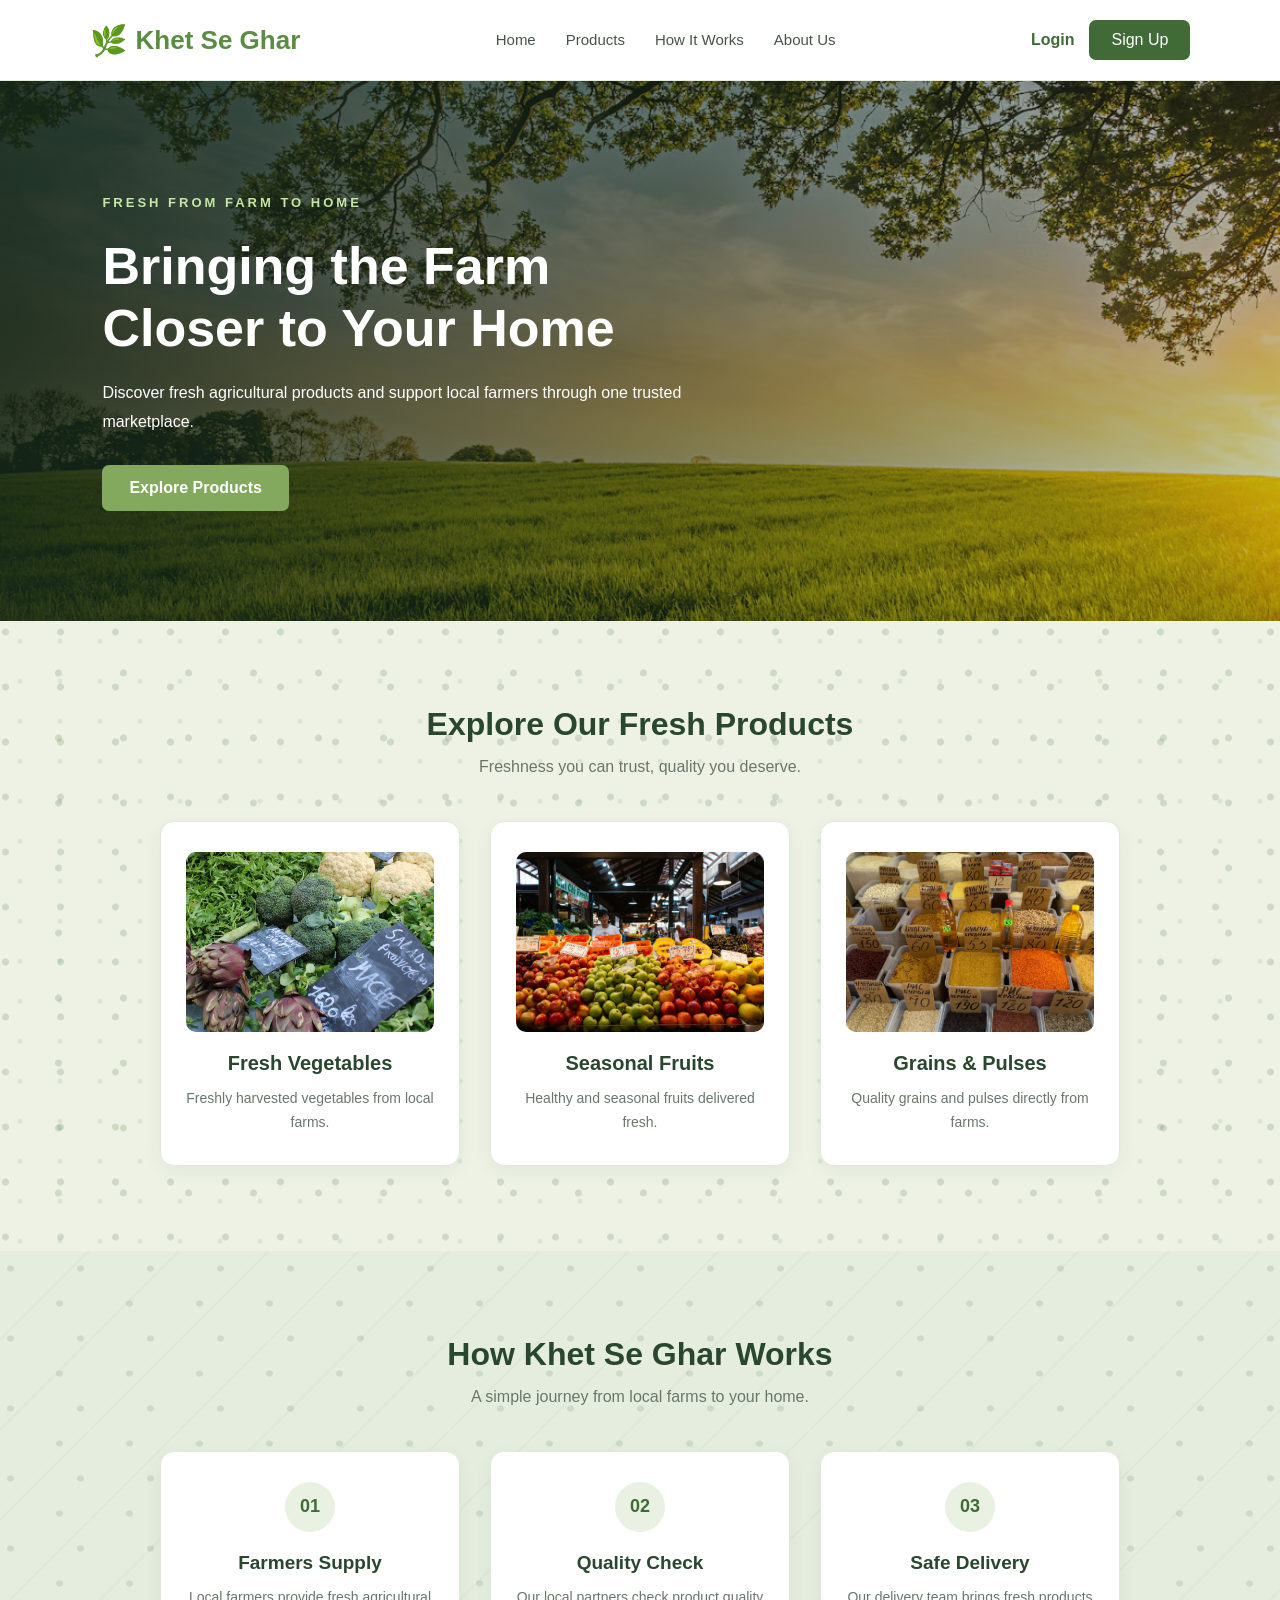
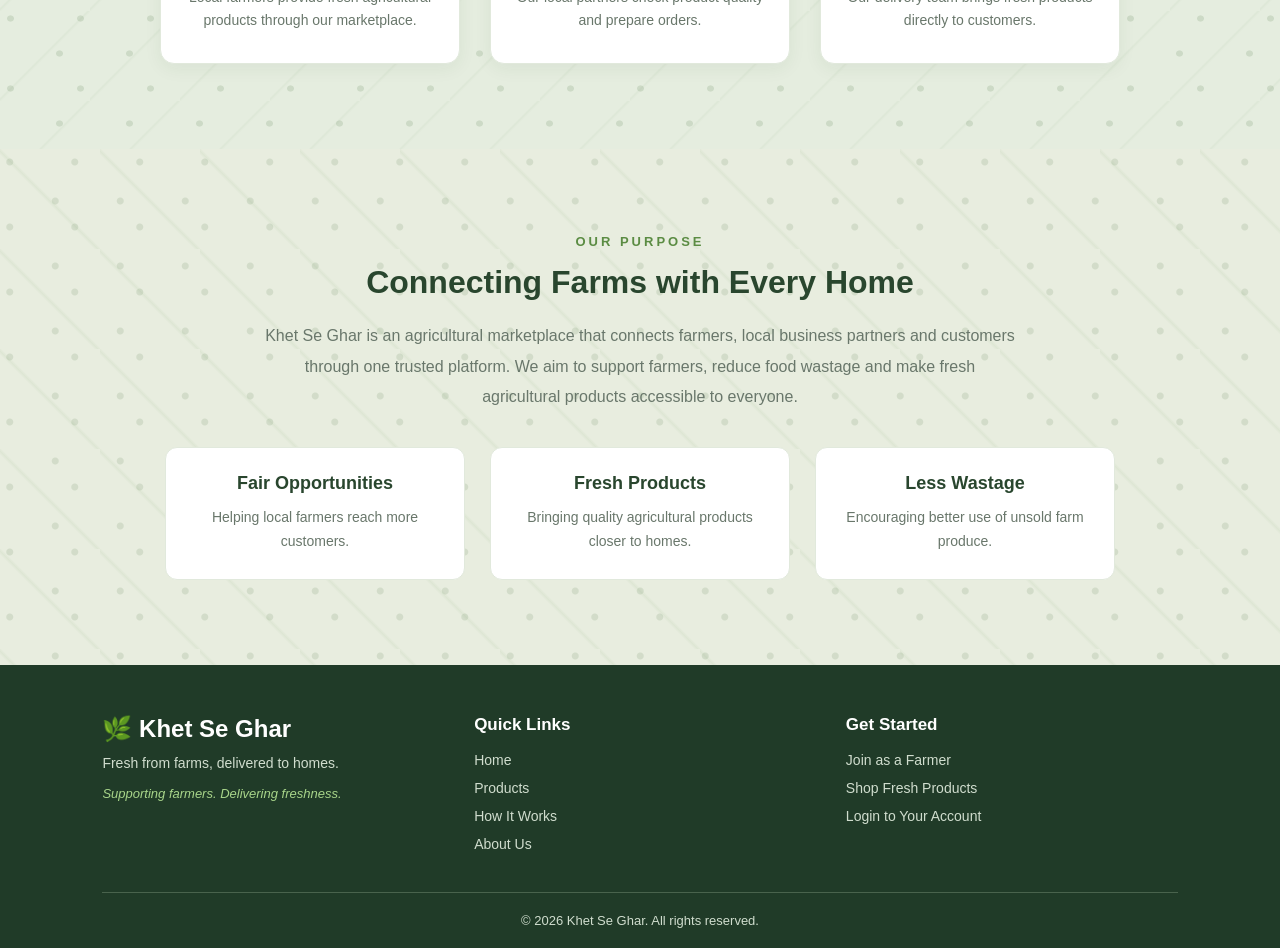
<file: frontend/index.html>
<!DOCTYPE html>
<html lang="en">
<head>
    <meta charset="UTF-8">
    <meta name="viewport" content="width=device-width, initial-scale=1.0">
    <title>Khet Se Ghar | Farm Fresh Marketplace</title>

    <link rel="stylesheet" href="css/style.css">
</head>
<body>

    <!-- Navigation Bar -->
    <header>
        <nav class="navbar">
           <div class="logo">
    <span class="logo-icon">🌿</span>
    <span class="logo-name">Khet Se Ghar</span>
</div>
            <ul class="nav-links">
                <li><a href="#home">Home</a></li>
                <li><a href="#products">Products</a></li>
                <li><a href="#how-it-works">How It Works</a></li>
                <li><a href="#about">About Us</a></li>
            </ul>

            <div class="nav-buttons">
                <a href="login.html" class="login-btn">Login</a>
                <a href="signup.html" class="signup-btn">Sign Up</a>
            </div>
        </nav>
    </header>

    <!-- Homepage Content -->
    <main>
        <section id="home" class="hero">
            <div class="hero-content">
                <p>FRESH FROM FARM TO HOME</p>
                <h1>Bringing the Farm <br> Closer to Your Home</h1>
                <p>
                    Discover fresh agricultural products and support
                    local farmers through one trusted marketplace.
                </p>
                <a href="#products" class="explore-btn">Explore Products</a>
            </div>
        </section>

       <section id="products" class="products-section">
    <h2>Explore Our Fresh Products</h2>
    <p>Freshness you can trust, quality you deserve.</p>

    <div class="product-container">

    <div class="product-card">
        <div class="product-image">
            <img src="images/vegetables.jpg" alt="Fresh Vegetables">
        </div>
        <h3>Fresh Vegetables</h3>
        <p>Freshly harvested vegetables from local farms.</p>
    </div>

    <div class="product-card">
        <div class="product-image">
            <img src="images/fruits.jpg" alt="Fresh Fruits">
        </div>
        <h3>Seasonal Fruits</h3>
        <p>Healthy and seasonal fruits delivered fresh.</p>
    </div>

    <div class="product-card">
        <div class="product-image">
            <img src="images/grains.jpg" alt="Grains and Pulses">
        </div>
        <h3>Grains & Pulses</h3>
        <p>Quality grains and pulses directly from farms.</p>
    </div>

</div>
</section>

        <section id="how-it-works" class="how-section">
    <h2>How Khet Se Ghar Works</h2>
    <p class="section-subtitle">A simple journey from local farms to your home.</p>

    <div class="steps-container">

        <div class="step-card">
            <div class="step-number">01</div>
            <h3>Farmers Supply</h3>
            <p>Local farmers provide fresh agricultural products through our marketplace.</p>
        </div>

        <div class="step-card">
            <div class="step-number">02</div>
            <h3>Quality Check</h3>
            <p>Our local partners check product quality and prepare orders.</p>
        </div>

        <div class="step-card">
            <div class="step-number">03</div>
            <h3>Safe Delivery</h3>
            <p>Our delivery team brings fresh products directly to customers.</p>
        </div>

    </div>
</section>

        <section id="about" class="about-section">
    <div class="about-content">
        <p class="about-label">OUR PURPOSE</p>
        <h2>Connecting Farms with Every Home</h2>

        <p class="about-description">
            Khet Se Ghar is an agricultural marketplace that connects
            farmers, local business partners and customers through one
            trusted platform. We aim to support farmers, reduce food
            wastage and make fresh agricultural products accessible
            to everyone.
        </p>

        <div class="about-highlights">
            <div>
                <h3>Fair Opportunities</h3>
                <p>Helping local farmers reach more customers.</p>
            </div>

            <div>
                <h3>Fresh Products</h3>
                <p>Bringing quality agricultural products closer to homes.</p>
            </div>

            <div>
                <h3>Less Wastage</h3>
                <p>Encouraging better use of unsold farm produce.</p>
            </div>
        </div>
    </div>
</section>
    </main>

    <!-- Footer -->
    <footer class="main-footer">
   <div class="footer-content">

    <div class="footer-brand">
        <h2>🌿 Khet Se Ghar</h2>
        <p>Fresh from farms, delivered to homes.</p>
        <p class="footer-tagline">
            Supporting farmers. Delivering freshness.
        </p>
    </div>

    <div class="footer-links">
        <h3>Quick Links</h3>
        <a href="#home">Home</a>
        <a href="#products">Products</a>
        <a href="#how-it-works">How It Works</a>
        <a href="#about">About Us</a>
    </div>

    <div class="footer-links">
        <h3>Get Started</h3>
        <a href="signup.html">Join as a Farmer</a>
        <a href="signup.html">Shop Fresh Products</a>
        <a href="login.html">Login to Your Account</a>
    </div>

</div>
    </div>

    <div class="footer-bottom">
        <p>© 2026 Khet Se Ghar. All rights reserved.</p>
    </div>
</footer>

</body>
</html>
</file>
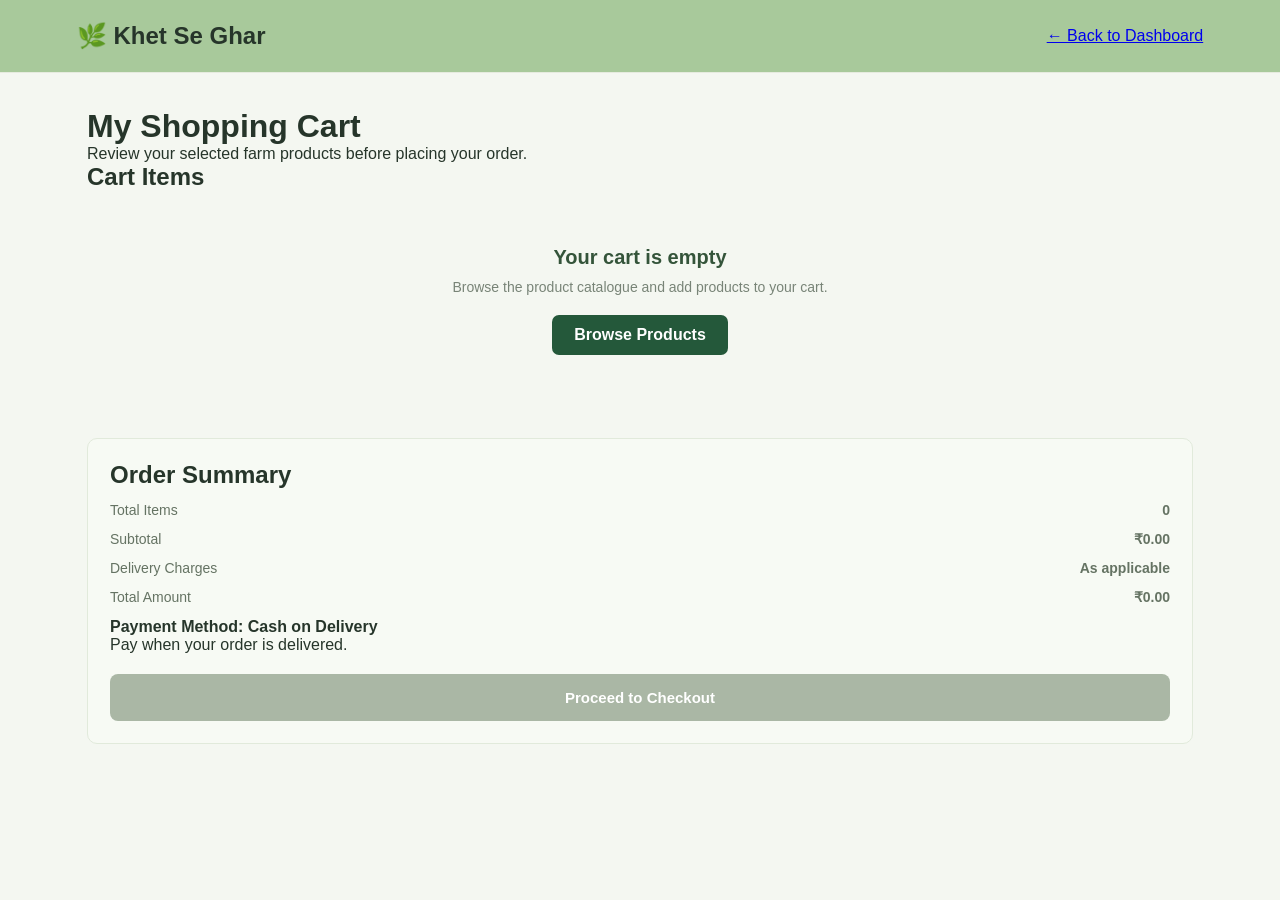
<file: frontend/business_cart.html>
<!DOCTYPE html>
<html lang="en">
<head>
    <meta charset="UTF-8">
    <meta name="viewport" content="width=device-width, initial-scale=1.0">
    <title>My Cart | Khet Se Ghar</title>

    <link rel="stylesheet" href="css/style.css">
    <link rel="stylesheet" href="css/business_cart.css">
    
</head>

<body>

    <header class="cart-header">
        <h2>🌿 Khet Se Ghar</h2>
        <a href="business_dashboard.html">← Back to Dashboard</a>
    </header>

    <main class="cart-container">

        <div class="page-heading">
            <h1>My Shopping Cart</h1>
            <p>Review your selected farm products before placing your order.</p>
        </div>

        <div class="cart-layout">

            <section class="cart-products">
                <h2>Cart Items</h2>

                <div id="cart-content"></div>
            </section>

            <aside class="order-summary">

                <h2>Order Summary</h2>

                <div class="summary-row">
                    <span>Total Items</span>
                    <strong id="cart-item-count">0</strong>
                </div>

                <div class="summary-row">
                    <span>Subtotal</span>
                    <strong id="cart-subtotal">₹0.00</strong>
                </div>

                <div class="summary-row">
                    <span>Delivery Charges</span>
                    <strong>As applicable</strong>
                </div>

                <div class="summary-row summary-total">
                    <span>Total Amount</span>
                    <strong id="cart-grand-total">₹0.00</strong>
                </div>

                <div class="payment-info">
                    <strong>Payment Method: Cash on Delivery</strong>
                    <p>Pay when your order is delivered.</p>
                </div>

                <button
                    type="button"
                    id="business-checkout-btn"
                    class="checkout-btn"
                    disabled
                >
                    Proceed to Checkout
                </button>

            </aside>

        </div>

    </main>

   <script src="js/business_cart.js"></script>

</body>
</html>
</file>
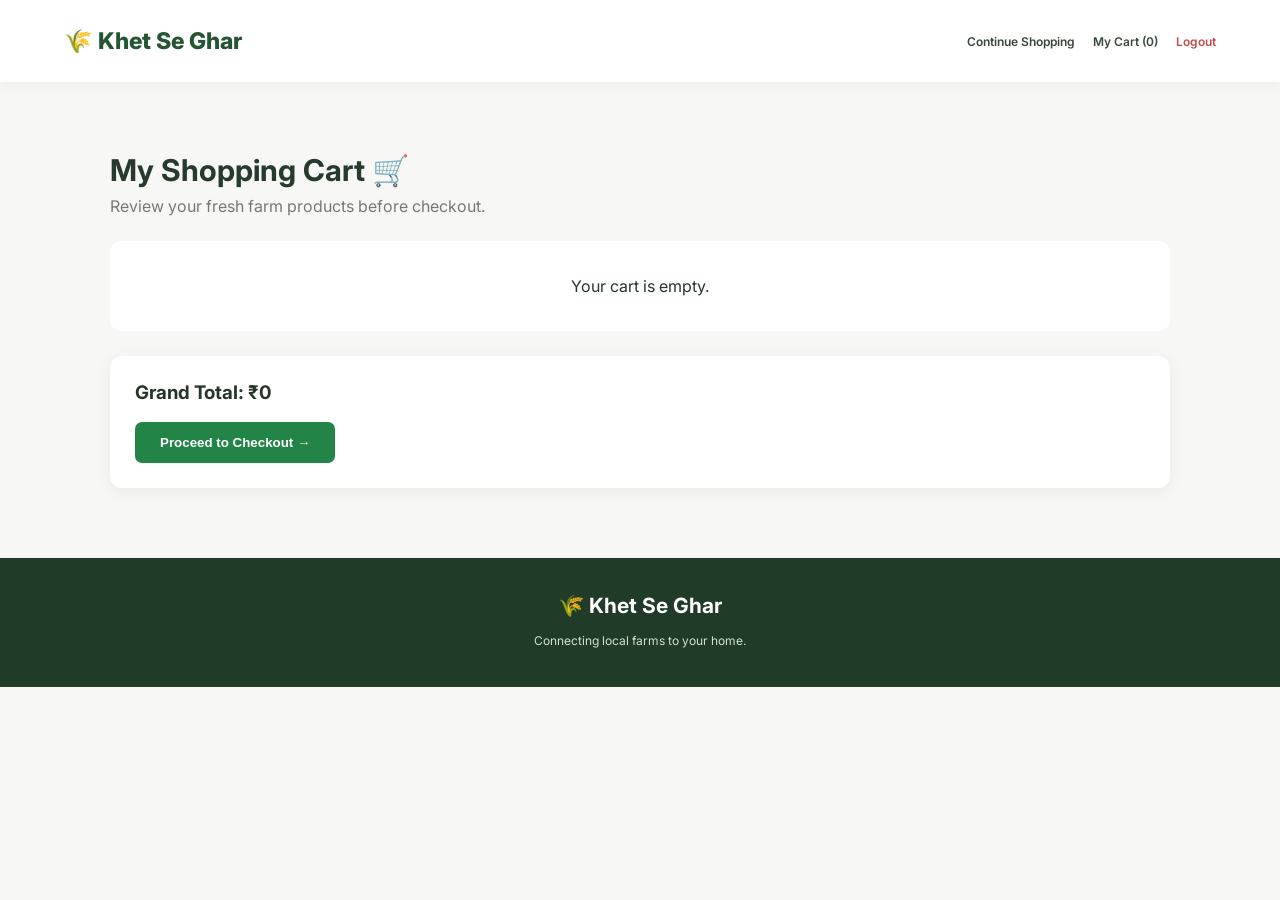
<file: frontend/cart.html>
<!DOCTYPE html>
<html lang="en">
<head>
    <meta charset="UTF-8">
    <meta name="viewport" content="width=device-width, initial-scale=1.0">

    <title>My Cart | Khet Se Ghar</title>

    <link rel="stylesheet" href="css/customer_dashboard.css">

    <link href="https://fonts.googleapis.com/css2?family=Inter:wght@400;500;600;700;800&display=swap" rel="stylesheet">

    <link rel="stylesheet" href="css/cart.css">
</head>

<body>

<header class="customer-header">

    <div class="header-container">

        <a href="customer_dashboard.html" class="customer-logo">
            🌾 <span>Khet Se Ghar</span>
        </a>

        <nav class="customer-nav">
            <a href="customer_dashboard.html#shop">Continue Shopping</a>
            <a href="cart.html">My Cart</a>
            <a href="/logout" class="logout-link">Logout</a>
        </nav>

    </div>

</header>


<main class="cart-page">

    <div class="cart-page-heading">
        <h1>My Shopping Cart 🛒</h1>
        <p>Review your fresh farm products before checkout.</p>
    </div>

    <div id="cart-items">
        <p class="empty-cart-message">Your cart is empty.</p>
    </div>

    <div class="cart-summary">

        <h3>
            Grand Total:
            <span id="cart-total">₹0</span>
        </h3>

        <button type="button" id="checkout-btn">
            Proceed to Checkout →
        </button>

    </div>

</main>


<footer class="customer-footer">

    <h3>🌾 Khet Se Ghar</h3>

    <p>Connecting local farms to your home.</p>

</footer>


<script src="js/customer_dashboard.js"></script>

</body>
</html>
</file>
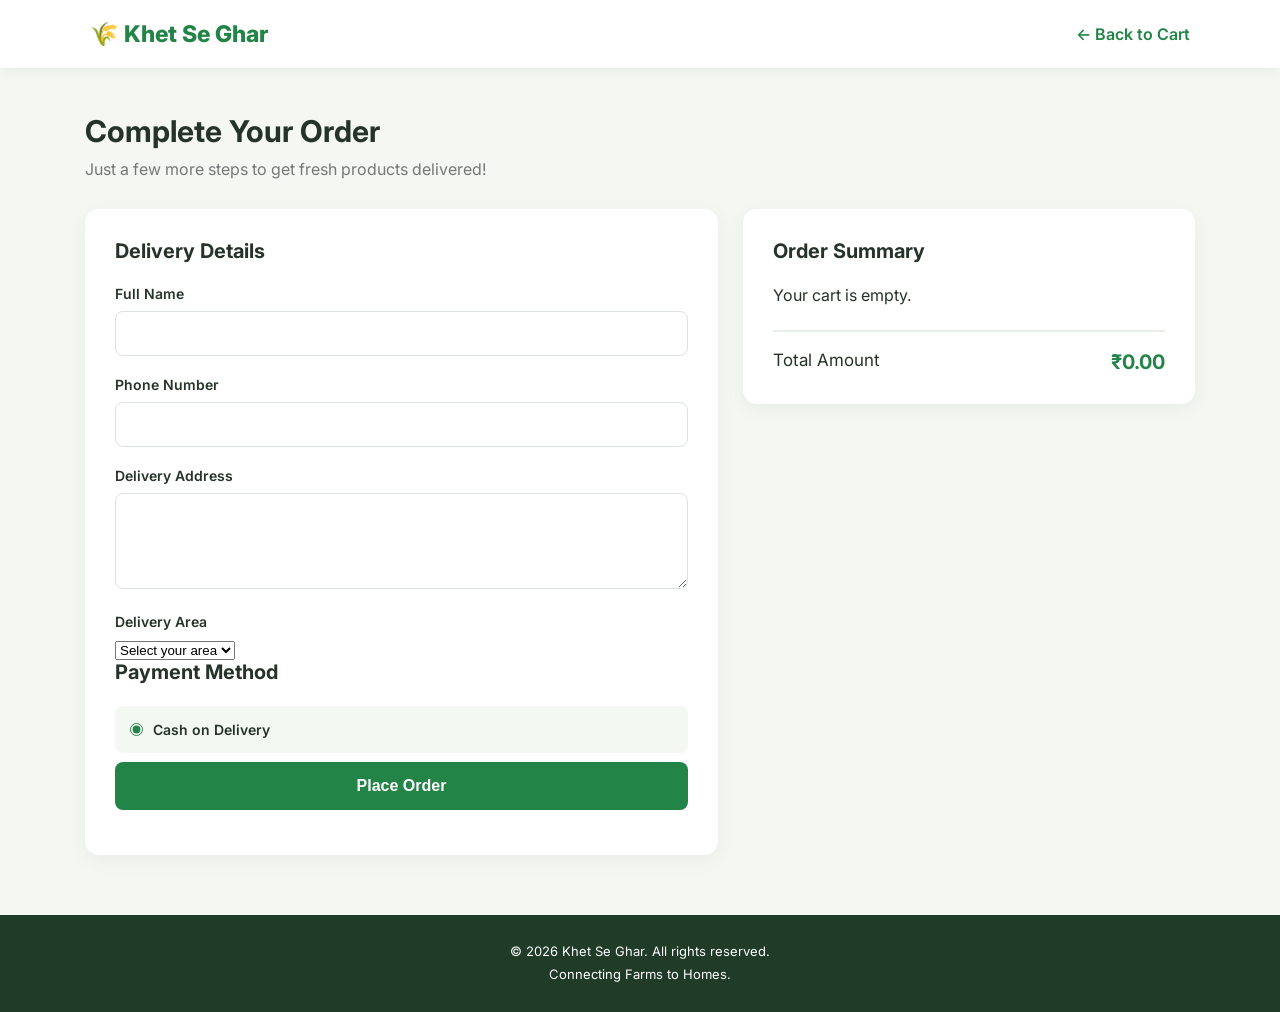
<file: frontend/checkout.html>
<!DOCTYPE html>
<html lang="en">
<head>
    <meta charset="UTF-8">
    <meta name="viewport" content="width=device-width, initial-scale=1.0">
    <title>Checkout | Khet Se Ghar</title>
    <link rel="stylesheet" href="css/checkout.css">
</head>
<body>

    <header class="checkout-header">
        <a href="customer_dashboard.html" class="logo">
            🌾 Khet Se Ghar
        </a>
        <a href="cart.html" class="back-link">← Back to Cart</a>
    </header>

    <main class="checkout-container">

        <h1>Complete Your Order</h1>
        <p class="subtitle">Just a few more steps to get fresh products delivered!</p>

        <div class="checkout-layout">

            <section class="checkout-form-section">
                <h2>Delivery Details</h2>

                <form id="checkout-form">

                    <label for="customer-name">Full Name</label>
                    <input type="text" id="customer-name"
                           name="customer_name" required>

                    <label for="customer-phone">Phone Number</label>
                    <input type="tel" id="customer-phone"
                           name="phone" maxlength="15" required>

                   <label for="delivery-address">Delivery Address</label>
                         <textarea id="delivery-address"
                                name="address" rows="4" required></textarea>

                   <label for="delivery-area">Delivery Area</label>
                      <select id="delivery-area" name="delivery_area" required>
                            <option value="">Select your area</option>
                            <option value="Mangalabag">Mangalabag</option>
                            <option value="Badambadi">Badambadi</option>
                            <option value="College Square">College Square</option>
                            <option value="CDA">CDA</option>
                      </select>

                    <h2>Payment Method</h2>

                    <label class="payment-option">
                        <input type="radio" name="payment_method"
                               value="Cash on Delivery" checked>
                        Cash on Delivery
                    </label>

                    <button type="submit" id="place-order-btn">
                        Place Order
                    </button>

                    <p id="checkout-message"></p>

                </form>
            </section>

            <section class="order-summary">
                <h2>Order Summary</h2>

                <div id="checkout-items"></div>

                <div class="summary-total">
                    <span>Total Amount</span>
                    <strong id="checkout-total">₹0.00</strong>
                </div>
            </section>

        </div>
    </main>

    <footer class="checkout-footer">
        <p>© 2026 Khet Se Ghar. All rights reserved.</p>
        <p>Connecting Farms to Homes.</p>
    </footer>

    <script src="js/checkout.js"></script>

</body>
</html>
</file>
<file: frontend/css/style.css>
/* General Styling */
* {
    margin: 0;
    padding: 0;
    box-sizing: border-box;
    font-family: 'Segoe UI', sans-serif;
}

html {
    scroll-behavior: smooth;
}

body {
    background-color: #f8faf6;
    color: #243326;
}

/* Navigation Bar */
header {
    width: 100%;
    background-color: #ffffff;
    border-bottom: 1px solid #e6ebdf;
}

.navbar {
    display: flex;
    align-items: center;
    justify-content: space-between;
    padding: 20px 7%;
}

.logo {
    display: flex;
    align-items: center;
    gap: 9px;
    font-size: 26px;
    font-weight: 700;
    color: #263d2b;
}

.logo-icon {
    font-size: 30px;
}

.logo-name {
    color: #416b36;
}

.logo span {
    color: #5b8c43;
}

.nav-links {
    display: flex;
    list-style: none;
    gap: 30px;
}

.nav-links a {
    text-decoration: none;
    color: #465448;
    font-size: 15px;
    font-weight: 500;
}

.nav-links a:hover {
    color: #5b8c43;
}

.nav-buttons {
    display: flex;
    align-items: center;
    gap: 15px;
}

.login-btn {
    text-decoration: none;
    color: #416b36;
    font-weight: 600;
}

.signup-btn {
    text-decoration: none;
    background-color: #416b36;
    color: white;
    padding: 11px 22px;
    border-radius: 7px;
}

/* Hero Section */
.hero {
    min-height: 540px;
    display: flex;
    align-items: center;
    padding: 70px 8%;
    background:
        linear-gradient(90deg, rgba(20, 39, 24, 0.88), rgba(20, 39, 24, 0.25)),
        url('../images/farm_banner2.jpg');

    background-size: cover;
    background-position: center;
    color: white;
}

.hero-content {
    max-width: 600px;
}

.hero-content > p:first-child {
    color: #c6e6a5;
    font-size: 13px;
    font-weight: 700;
    letter-spacing: 3px;
    margin-bottom: 20px;
}

.hero-content h1 {
    font-size: 52px;
    line-height: 1.2;
    margin-bottom: 20px;
}

.hero-content p {
    font-size: 16px;
    line-height: 1.8;
    margin-bottom: 28px;
}

.explore-btn {
    display: inline-block;
    text-decoration: none;
    background-color: #83a95e;
    color: white;
    padding: 14px 27px;
    border-radius: 7px;
    font-weight: 600;
}

.explore-btn:hover,
.signup-btn:hover {
    background-color: #31552d;
}

/* Common Section Styling */
.products-section,
.how-section,
.about-section {
    padding: 85px 8%;
    text-align: center;
    background-color: #f0f4e9;
}

/* Individual Section Backgrounds */
.products-section {
    background-color: #edf2e5;
    background-image:
        radial-gradient(circle at 10% 20%, rgba(65, 107, 54, 0.18) 0 3px, transparent 4px),
        radial-gradient(circle at 90% 80%, rgba(65, 107, 54, 0.18) 0 3px, transparent 4px),
        radial-gradient(circle at 50% 50%, rgba(65, 107, 54, 0.10) 0 2px, transparent 3px);
    background-size: 55px 55px, 65px 65px, 40px 40px;
}

.how-section {
    background-color: #e5eddf;
    background-image:
        radial-gradient(ellipse at 15% 25%, rgba(65, 107, 54, 0.15) 0 3px, transparent 4px),
        radial-gradient(ellipse at 85% 75%, rgba(65, 107, 54, 0.15) 0 3px, transparent 4px),
        linear-gradient(135deg, transparent 48%, rgba(91, 140, 67, 0.06) 49%, transparent 51%);
    background-size: 70px 70px, 70px 70px, 90px 90px;
}

.about-section {
    background-color: #e8eddf;
    background-image:
        radial-gradient(circle at 15% 20%, rgba(65, 107, 54, 0.13) 0 3px, transparent 4px),
        radial-gradient(circle at 85% 80%, rgba(65, 107, 54, 0.13) 0 3px, transparent 4px),
        linear-gradient(45deg, transparent 47%, rgba(91, 140, 67, 0.07) 49%, transparent 51%);
    background-size: 65px 65px, 65px 65px, 100px 100px;
}
/* Section Headings */
.products-section h2,
.how-section h2,
.about-section h2 {
    font-size: 32px;
    color: #29462e;
    margin-bottom: 15px;
}

.products-section > p,
.about-section > p {
    color: #69776b;
    font-size: 16px;
}

/* Product Cards */
.product-container {
    display: flex;
    justify-content: center;
    gap: 30px;
    margin-top: 45px;
    flex-wrap: wrap;
}

.product-card {
    background-color: #ffffff;
    width: 300px;
    padding: 30px 25px;
    border: 1px solid #e1e9dc;
    border-radius: 14px;
    box-shadow: 0 5px 18px rgba(35, 65, 40, 0.06);
    transition: 0.3s ease;
}

.product-card:hover {
    transform: translateY(-7px);
    box-shadow: 0 10px 25px rgba(35, 65, 40, 0.12);
}

.product-image {
    width: 100%;
    height: 180px;
    margin-bottom: 20px;
    overflow: hidden;
    border-radius: 10px;
}

.product-image img {
    width: 100%;
    height: 100%;
    object-fit: cover;
    display: block;
    transition: transform 0.3s ease;
}

.product-card:hover .product-image img {
    transform: scale(1.05);
}

.product-card h3 {
    color: #29462e;
    font-size: 20px;
    margin-bottom: 12px;
}

.product-card p {
    color: #69776b;
    font-size: 14px;
    line-height: 1.7;
}

/* How It Works Section */
.section-subtitle {
    color: #69776b;
    font-size: 16px;
    margin-top: 10px;
}

.steps-container {
    display: flex;
    justify-content: center;
    gap: 30px;
    margin-top: 45px;
    flex-wrap: wrap;
}

.step-card {
    background-color: #ffffff;
    width: 300px;
    padding: 30px 25px;
    border: 1px solid #e1e9dc;
    border-radius: 14px;
    box-shadow: 0 5px 18px rgba(35, 65, 40, 0.06);
}

.step-number {
    width: 50px;
    height: 50px;
    margin: 0 auto 20px;
    display: flex;
    align-items: center;
    justify-content: center;
    background-color: #e8f1e2;
    color: #416b36;
    border-radius: 50%;
    font-size: 18px;
    font-weight: 700;
}

.step-card h3 {
    color: #29462e;
    font-size: 19px;
    margin-bottom: 12px;
}

.step-card p {
    color: #69776b;
    font-size: 14px;
    line-height: 1.7;
}

/* About Us Section */
.about-content {
    max-width: 950px;
    margin: auto;
}

.about-label {
    color: #5b8c43;
    font-size: 13px;
    font-weight: 700;
    letter-spacing: 3px;
    margin-bottom: 15px;
}

.about-description {
    max-width: 750px;
    margin: 20px auto 35px;
    color: #69776b;
    font-size: 16px;
    line-height: 1.9;
}

.about-highlights {
    display: flex;
    justify-content: center;
    gap: 25px;
    flex-wrap: wrap;
    margin-top: 35px;
}

.about-highlights div {
    flex: 1;
    min-width: 200px;
    background: #ffffff;
    padding: 25px;
    border: 1px solid #e1e9dc;
    border-radius: 12px;
}

.about-highlights h3 {
    color: #29462e;
    margin-bottom: 12px;
    font-size: 18px;
}

.about-highlights p {
    color: #69776b;
    font-size: 14px;
    line-height: 1.7;
}

/* Footer Styling */
.main-footer {
    background-color: #203b28;
    color: #ffffff;
    padding: 50px 8% 20px;
}

.footer-content {
    display: grid;
    grid-template-columns: repeat(3, 1fr);
    gap: 40px;
    align-items: start;
    max-width: 1100px;
    margin: 0 auto;
    padding-bottom: 40px;
}

.footer-brand h2 {
    font-size: 24px;
    margin-bottom: 12px;
}

.footer-brand p {
    color: #d0ddce;
    font-size: 14px;
}

.footer-tagline {
    margin-top: 15px;
    color: #a8d58a !important;
    font-size: 13px !important;
    font-style: italic;
}

.footer-links {
    display: flex;
    flex-direction: column;
    gap: 12px;
}

.footer-links h3 {
    margin-bottom: 5px;
    font-size: 17px;
}

.footer-links a {
    color: #d0ddce;
    text-decoration: none;
    font-size: 14px;
}

.footer-links a:hover {
    color: #a8d58a;
}

.footer-bottom {
    border-top: 1px solid #49634d;
    padding-top: 20px;
    text-align: center;
    color: #d0ddce;
    font-size: 13px;
}

/* Login and Signup Pages */
.auth-section {
    min-height: 100vh;
    display: flex;
    justify-content: center;
    align-items: center;
    padding: 30px 15px;
    background:
        linear-gradient(
            rgba(24, 48, 29, 0.65),
            rgba(24, 48, 29, 0.65)
        ),
        url('../images/farm_banner2.jpg');

    background-size: cover;
    background-position: center;
    background-repeat: no-repeat;
}

.auth-card {
    width: 100%;
    max-width: 430px;
    background: rgba(255, 255, 255, 0.18);
    backdrop-filter: blur(5px);
    -webkit-backdrop-filter: blur(5px);
    padding: 40px;
    border-radius: 18px;
    border: 1px solid rgba(255, 255, 255, 0.45);
    box-shadow: 0 8px 32px rgba(0, 0, 0, 0.2);
    position:relative;
}

#auth-language {
    position: fixed;
    top: 20px;
    right: 25px;
    width: auto !important;
    margin: 0 !important;
    z-index: 9999;
}

.auth-logo {
    text-align: center;
    color: #ffffff;
    font-size: 25px;
    font-weight: 700;
    margin-bottom: 30px;
}

.auth-card h2 {
    color: #ffffff;
    font-size: 28px;
    text-align: center;
    margin-bottom: 10px;
}

.auth-subtitle {
    text-align: center;
    color: #ffffff;
    font-size: 14px;
    margin-bottom: 30px;
}

.auth-card form {
    display: flex;
    flex-direction: column;
}

.auth-card label {
    color: #ffffff;
    font-size: 15px;
    font-weight: 700;
    margin-bottom: 8px;
    text-shadow: 0 1px 3px rgba(0, 0, 0, 0.6);
}

.auth-card input {
    background: rgba(255, 255, 255, 0.85);
    color: #29462e;
    padding: 13px;
    border: 1px solid rgba(255, 255, 255, 0.8);
    border-radius: 7px;
    margin-bottom: 20px;
    font-size: 14px;
    outline: none;
}

.auth-card input:focus {
    border-color: #a8d58a;
    box-shadow: 0 0 5px rgba(168, 213, 138, 0.6);
}

.auth-card input:focus {
    border-color: #5b8c43;
}

.auth-btn {
    background: #29462e;
    color: #ffffff;
    border: none;
    padding: 14px;
    border-radius: 7px;
    font-size: 16px;
    font-weight: 600;
    cursor: pointer;
}

.auth-btn:hover {
    background: #1d3522;
}

.auth-switch {
    text-align: center;
    color: #ffffff;
    font-size: 14px;
    margin-top: 25px;
}

.auth-switch a,
.back-home {
    color: #ffffff;
    font-weight: 600;
    text-decoration: none;
}

.back-home {
    display: block;
    text-align: center;
    margin-top: 22px;
    font-size: 14px;
}

.auth-card select {
    background: rgba(255, 255, 255, 0.85);
    color: #29462e;
    padding: 13px;
    border: 1px solid rgba(255, 255, 255, 0.8);
    border-radius: 7px;
    margin-bottom: 20px;
    font-size: 14px;
    outline: none;
    cursor: pointer;
}

.auth-card select:focus {
    border-color: #a8d58a;
    box-shadow: 0 0 5px rgba(168, 213, 138, 0.6);
}

.auth-card textarea {
    background: rgba(255, 255, 255, 0.85);
    color: #29462e;
    padding: 13px;
    border: 1px solid rgba(255, 255, 255, 0.8);
    border-radius: 7px;
    margin-bottom: 20px;
    font-size: 14px;
    font-family: Arial, sans-serif;
    outline: none;
    resize: vertical;
}

.auth-card textarea:focus {
    border-color: #a8d58a;
    box-shadow: 0 0 5px rgba(168, 213, 138, 0.6);
}

/* Responsive Design */
@media (max-width: 768px) {
    .navbar {
        flex-wrap: wrap;
        gap: 20px;
    }

    .nav-links {
        flex-wrap: wrap;
        gap: 15px;
    }

    .hero-content h1 {
        font-size: 36px;
    }

    .hero {
        min-height: 450px;
    }

    .footer-content {
        grid-template-columns: 1fr;
        gap: 30px;
    }
}
</file>
<file: frontend/css/business_cart.css>
/* =====================================
   KHET SE GHAR - BUSINESS CART
===================================== */

* {
    margin: 0;
    padding: 0;
    box-sizing: border-box;
}

body {
    font-family: Arial, sans-serif;
    background: #f4f7f1;
    color: #26352a;
}

/* PAGE HEADER */

.cart-header {
    background: #a8c99b;
    padding: 22px 6%;
    display: flex;
    justify-content: space-between;
    align-items: center;
    flex-wrap: wrap;
    gap: 15px;
}

.cart-header h1 {
    color: #163d28;
    font-size: 26px;
}

.cart-header p {
    color: #35543b;
    margin-top: 5px;
    font-size: 14px;
}

.back-btn {
    text-decoration: none;
    background: #163d28;
    color: #fff;
    padding: 11px 20px;
    border-radius: 7px;
    font-size: 14px;
    font-weight: 600;
    transition: 0.2s;
}

.back-btn:hover {
    background: #24583a;
}

/* MAIN CONTAINER */

.cart-container {
    max-width: 1150px;
    margin: 35px auto;
    padding: 0 22px;
}

.cart-section {
    background: #fff;
    border: 1px solid #e3eadf;
    border-radius: 12px;
    padding: 25px;
    box-shadow: 0 4px 15px rgba(30, 60, 35, 0.05);
}

.cart-section h2 {
    color: #163d28;
    font-size: 21px;
    margin-bottom: 8px;
}

.cart-description {
    color: #788477;
    font-size: 14px;
    margin-bottom: 25px;
}

/* CART ITEMS */

.cart-item {
    display: flex;
    justify-content: space-between;
    align-items: center;
    gap: 20px;
    padding: 20px 0;
    border-bottom: 1px solid #edf1e9;
}

.cart-item:last-child {
    border-bottom: none;
}

.cart-item-info {
    flex: 1;
}

.cart-item-info h3 {
    color: #263d2b;
    font-size: 16px;
    margin-bottom: 7px;
}

.cart-item-info p {
    color: #788477;
    font-size: 13px;
    margin-top: 4px;
}

.cart-item-price {
    color: #24583a;
    font-weight: 700;
    font-size: 15px;
    margin-top: 8px;
}

/* QUANTITY CONTROLS */

.quantity-controls {
    display: flex;
    align-items: center;
    gap: 12px;
}

.quantity-controls button {
    width: 32px;
    height: 32px;
    border: 1px solid #cbd9c5;
    background: #f1f6ed;
    color: #24583a;
    border-radius: 6px;
    font-size: 18px;
    cursor: pointer;
}

.quantity-controls button:hover {
    background: #dcebd5;
}

.quantity-controls span {
    min-width: 25px;
    text-align: center;
    font-weight: 600;
}

.remove-btn {
    border: none;
    background: transparent;
    color: #b64b43;
    font-size: 13px;
    cursor: pointer;
    font-weight: 600;
    margin-top: 9px;
}

.remove-btn:hover {
    color: #8e2923;
    text-decoration: underline;
}

/* ORDER SUMMARY */

.order-summary {
    margin-top: 28px;
    background: #f7faf4;
    border: 1px solid #e1eadb;
    border-radius: 10px;
    padding: 22px;
}

.order-summary h3 {
    color: #163d28;
    font-size: 18px;
    margin-bottom: 18px;
}

.summary-row {
    display: flex;
    justify-content: space-between;
    gap: 15px;
    margin: 13px 0;
    color: #657363;
    font-size: 14px;
}

.summary-row.total {
    border-top: 1px solid #dce6d6;
    padding-top: 16px;
    margin-top: 18px;
    color: #163d28;
    font-size: 18px;
    font-weight: 700;
}

/* CHECKOUT BUTTON */

#business-checkout-btn {
    width: 100%;
    border: none;
    background: #24583a;
    color: #fff;
    padding: 15px;
    border-radius: 8px;
    margin-top: 20px;
    font-size: 15px;
    font-weight: 700;
    cursor: pointer;
    transition: 0.2s;
}

#business-checkout-btn:hover {
    background: #163d28;
}

#business-checkout-btn:disabled {
    background: #aab7a5;
    cursor: not-allowed;
}

/* EMPTY CART */

.empty-cart {
    text-align: center;
    padding: 55px 20px;
}

.empty-cart h3 {
    color: #34543a;
    font-size: 20px;
    margin-bottom: 10px;
}

.empty-cart p {
    color: #788477;
    font-size: 14px;
    margin-bottom: 20px;
}

.shop-now-btn {
    display: inline-block;
    text-decoration: none;
    background: #24583a;
    color: #fff;
    padding: 11px 22px;
    border-radius: 7px;
    font-weight: 600;
}

.shop-now-btn:hover {
    background: #163d28;
}

/* RESPONSIVE DESIGN */

@media (max-width: 650px) {
    .cart-header {
        padding: 20px;
    }

    .cart-header h1 {
        font-size: 21px;
    }

    .cart-container {
        margin: 20px auto;
        padding: 0 12px;
    }

    .cart-section {
        padding: 17px;
    }

    .cart-item {
        flex-wrap: wrap;
    }

    .quantity-controls {
        width: 100%;
    }
}
</file>
<file: frontend/css/customer_dashboard.css>
/* =========================================
   KHET SE GHAR - CUSTOMER SHOPPING DASHBOARD
========================================= */

* {
    margin: 0;
    padding: 0;
    box-sizing: border-box;
}

html {
    scroll-behavior: smooth;
}

body {
    font-family: 'Inter', sans-serif;
    background: #f7f8f5;
    color: #26352a;
}

/* HEADER */

.customer-header {
    background: #fff;
    min-height: 82px;
    padding: 15px 5%;
    display: flex;
    align-items: center;
    box-shadow: 0 2px 12px rgba(0,0,0,0.05);
    position: sticky;
    top: 0;
    z-index: 100;
}

.header-container {
    width: 100%;
    display: flex;
    align-items: center;
    justify-content: space-between;
    gap: 25px;
}

.customer-logo {
    color: #245634;
    font-size: 23px;
    font-weight: 800;
    white-space: nowrap;
    text-decoration: none;
}

.search-box {
    flex: 1;
    max-width: 480px;
    display: flex;
    background: #f2f5f0;
    border: 1px solid #e5ebe2;
    border-radius: 8px;
    overflow: hidden;
}

.search-box input {
    flex: 1;
    min-width: 0;
    border: none;
    outline: none;
    background: transparent;
    padding: 13px 15px;
    font-size: 13px;
}

.search-box button {
    border: none;
    background: #285d39;
    color: white;
    padding: 0 18px;
    cursor: pointer;
}

.customer-nav {
    display: flex;
    align-items: center;
    gap: 18px;
}

.customer-nav a {
    color: #39483c;
    text-decoration: none;
    font-size: 12px;
    font-weight: 600;
    white-space: nowrap;
    transition: 0.2s;
}

.customer-nav a:hover {
    color: #32804a;
}

.customer-nav .logout-link {
    color: #c34c4c;
}

/* CATEGORY NAVIGATION */

.category-nav {
    background: white;
    padding: 15px 5%;
    display: flex;
    justify-content: center;
    gap: 55px;
    border-top: 1px solid #f0f0f0;
    border-bottom: 1px solid #e9ede7;
}

.category-nav a {
    text-decoration: none;
    color: #465548;
    font-size: 13px;
    font-weight: 600;
    transition: 0.2s;
}

.category-nav a:hover {
    color: #2d7941;
}

/* HERO BANNER */

.customer-hero {
    min-height: 350px;
    margin: 28px 5% 35px;
    border-radius: 13px;
    background:
        linear-gradient(90deg, rgba(17,52,29,0.88), rgba(17,52,29,0.18)),
        url('../images/farmer_dashboard.jpg') center/cover no-repeat;
    display: flex;
    align-items: center;
    padding: 45px 6%;
    overflow: hidden;
}

.hero-content {
    max-width: 540px;
    color: white;
}

.hero-tag {
    display: inline-block;
    background: rgba(255,255,255,0.18);
    padding: 8px 13px;
    border-radius: 30px;
    font-size: 10px;
    font-weight: 700;
    letter-spacing: 1.3px;
    margin-bottom: 20px;
}

.hero-content h1 {
    font-size: 39px;
    line-height: 1.25;
    font-weight: 800;
    margin-bottom: 15px;
}

.hero-content p {
    font-size: 14px;
    line-height: 1.8;
    color: #e5eee4;
    margin-bottom: 25px;
}

.hero-btn {
    display: inline-block;
    background: white;
    color: #245634;
    padding: 13px 23px;
    border-radius: 6px;
    text-decoration: none;
    font-size: 13px;
    font-weight: 700;
    transition: 0.25s;
}

.hero-btn:hover {
    background: #e9f2e8;
    transform: translateY(-2px);
}

/* MAIN CONTENT */

.customer-container {
    width: 100%;
}

/* SHOP SECTIONS */

.shop-section {
    padding: 25px 5%;
    margin-bottom: 15px;
}

.section-heading {
    display: flex;
    align-items: center;
    justify-content: space-between;
    margin-bottom: 23px;
}

.section-heading h2 {
    font-size: 22px;
    color: #253c2b;
    font-weight: 800;
    margin-bottom: 7px;
}

.section-heading p {
    font-size: 13px;
    color: #818b81;
}

.view-all {
    text-decoration: none;
    color: #2d7040;
    font-size: 13px;
    font-weight: 700;
}

/* CATEGORY CARDS */

.category-grid {
    display: grid;
    grid-template-columns: repeat(4, 1fr);
    gap: 22px;
}

.category-card {
    background: white;
    border: 1px solid #edf0eb;
    border-radius: 10px;
    padding: 25px 15px;
    text-align: center;
    text-decoration: none;
    color: #344b38;
    transition: 0.25s;
}

.category-card:hover {
    transform: translateY(-5px);
    box-shadow: 0 8px 22px rgba(0,0,0,0.07);
}

.category-card span {
    font-size: 39px;
    display: block;
    margin-bottom: 13px;
}

.category-card h3 {
    font-size: 14px;
    font-weight: 700;
}

/* PRODUCT CARDS */

.product-grid {
    display: grid;
    grid-template-columns: repeat(4, minmax(0, 1fr));
    gap: 22px;
}

.product-card {
    background: white;
    border: 1px solid #edf0eb;
    border-radius: 10px;
    overflow: hidden;
    transition: 0.25s;
}

.product-card:hover {
    transform: translateY(-5px);
    box-shadow: 0 9px 24px rgba(0,0,0,0.08);
}

.product-image {
    height: 175px;
    background: #f5f7f2;
    display: flex;
    align-items: center;
    justify-content: center;
    overflow: hidden;
    position: relative;
}

.product-image img {
    width: 100%;
    height: 100%;
    object-fit: cover;
    transition: transform 0.3s ease;
}

.product-card:hover .product-image img {
    transform: scale(1.05);
}

.fresh-badge {
    position: absolute;
    top: 12px;
    left: 12px;
    background: #e5f5e9;
    color: #247342;
    padding: 6px 11px;
    border-radius: 20px;
    font-size: 11px;
    font-weight: 700;
}

.product-info {
    padding: 17px;
}

.product-category {
    color: #54845b;
    font-size: 11px;
    font-weight: 700;
    text-transform: uppercase;
}

.product-info h3 {
    font-size: 15px;
    margin: 9px 0 6px;
    color: #2d3d30;
}

.product-info p {
    font-size: 12px;
    color: #899188;
    margin-bottom: 10px;
}

.farmer-info {
    display: block;
    color: #777;
    font-size: 12px;
    margin: 10px 0;
}

.product-price {
    font-size: 20px;
    font-weight: 800;
    color: #285d39;
    margin: 12px 0;
}

.product-price small {
    font-size: 12px;
    color: #899188;
    font-weight: 500;
}

.quantity-label {
    display: block;
    font-size: 12px;
    font-weight: 600;
    color: #555;
    margin: 12px 0 6px;
}

.product-quantity {
    width: 100%;
    padding: 10px;
    border: 1px solid #ddd;
    border-radius: 7px;
    background: white;
    font-family: inherit;
    font-size: 13px;
    margin-bottom: 12px;
    cursor: pointer;
}

.product-quantity:focus {
    outline: none;
    border-color: #39834a;
}

.add-cart-btn {
    width: 100%;
    padding: 11px;
    border: none;
    border-radius: 6px;
    background: #285d39;
    color: white;
    font-size: 12px;
    font-weight: 700;
    cursor: pointer;
    transition: 0.2s;
}

.add-cart-btn:hover {
    background: #1c472b;
}

/* SPECIAL OFFERS */

.offer-section {
    margin: 30px 5%;
    padding: 30px 35px;
    border-radius: 10px;
    background: #eaf2e6;
    display: flex;
    align-items: center;
    justify-content: space-between;
    gap: 20px;
}

.offer-content span {
    font-size: 10px;
    color: #56805b;
    font-weight: 800;
    letter-spacing: 1px;
}

.offer-content h2 {
    font-size: 23px;
    color: #254d30;
    margin: 9px 0;
}

.offer-content p {
    font-size: 13px;
    color: #718174;
}

.offer-btn {
    display: inline-block;
    margin-top: 17px;
    text-decoration: none;
    background: #285d39;
    color: white;
    padding: 13px 20px;
    border-radius: 6px;
    font-size: 12px;
    font-weight: 700;
}

.offer-icon {
    font-size: 65px;
}

/* CUSTOMER EXTRA SECTIONS */

.customer-extra-section {
    margin: 25px 5%;
    padding: 25px;
    background: white;
    border: 1px solid #edf0eb;
    border-radius: 10px;
}

.customer-extra-section h2 {
    color: #253c2b;
    font-size: 20px;
    margin-bottom: 10px;
}

.customer-extra-section p {
    color: #899188;
    font-size: 13px;
    line-height: 1.7;
}

/* FOOTER */

.customer-footer {
    background: #203b28;
    color: white;
    padding: 35px 5%;
    text-align: center;
    margin-top: 40px;
}

.customer-footer h3 {
    font-size: 21px;
    margin-bottom: 12px;
}

.customer-footer p {
    color: #d2dfd2;
    font-size: 12px;
    line-height: 1.8;
}

.footer-copy {
    margin-top: 20px;
    border-top: 1px solid rgba(255,255,255,0.15);
    padding-top: 17px;
}

/* RESPONSIVE DESIGN */

@media (max-width: 1050px) {

    .header-container {
        flex-wrap: wrap;
    }

    .search-box {
        order: 3;
        max-width: 100%;
        flex-basis: 100%;
    }

    .customer-nav {
        gap: 13px;
    }

    .category-nav {
        gap: 25px;
        flex-wrap: wrap;
    }

    .product-grid {
        grid-template-columns: repeat(2, minmax(0, 1fr));
    }
}

@media (max-width: 650px) {

    .customer-header {
        padding: 15px 4%;
    }

    .customer-logo {
        font-size: 19px;
    }

    .customer-nav {
        width: 100%;
        justify-content: space-between;
        flex-wrap: wrap;
        gap: 12px;
    }

    .customer-nav a {
        font-size: 11px;
    }

    .category-nav {
        justify-content: flex-start;
        gap: 18px;
        padding: 15px 4%;
    }

    .customer-hero {
        margin: 20px 4%;
        min-height: 300px;
        padding: 30px 22px;
    }

    .hero-content h1 {
        font-size: 29px;
    }

    .shop-section {
        padding: 20px 4%;
    }

    .section-heading h2 {
        font-size: 19px;
    }

    .category-grid {
        grid-template-columns: repeat(2, 1fr);
        gap: 12px;
    }

    .product-grid {
        grid-template-columns: repeat(2, minmax(0, 1fr));
        gap: 12px;
    }

    .product-image {
        height: 140px;
    }

    .product-info {
        padding: 12px;
    }

    .offer-section {
        margin: 20px 4%;
        padding: 23px;
        flex-direction: column;
        align-items: flex-start;
    }

    .offer-content h2 {
        font-size: 20px;
    }

    .offer-icon {
        font-size: 45px;
    }

    .customer-extra-section {
        margin: 20px 4%;
    }
}

@media (max-width: 380px) {

    .product-grid {
        grid-template-columns: 1fr;
    }
}


/* =====================================
   INSTAMART STYLE QUANTITY CONTROLS
===================================== */

.quantity-control[hidden],
.add-cart-btn[hidden] {
    display: none !important;
}

.quantity-control {
    display: flex;
    align-items: center;
    justify-content: space-between;
    width: 110px;
    height: 38px;
    background: #238447;
    border-radius: 7px;
    overflow: hidden;
    margin-top: 12px;
}

.quantity-control button {
    width: 35px;
    height: 38px;
    border: none;
    background: transparent;
    color: white;
    font-size: 22px;
    font-weight: 700;
    cursor: pointer;
}

.quantity-control span {
    color: white;
    font-size: 15px;
    font-weight: 700;
}

.add-cart-btn {
    min-width: 110px;
    margin-top: 12px;
    padding: 10px 22px;
    border: 1px solid #238447;
    border-radius: 7px;
    background: white;
    color: #238447;
    font-size: 14px;
    font-weight: 800;
    cursor: pointer;
    transition: 0.2s ease;
}

.add-cart-btn:hover {
    background: #238447;
    color: white;
}
</file>
<file: frontend/css/cart.css>
.cart-page {
            max-width: 1100px;
            margin: 50px auto;
            padding: 20px;
        }

        .cart-page-heading {
            margin-bottom: 25px;
        }

        .cart-page-heading h1 {
            font-size: 30px;
            color: #263b2b;
        }

        .cart-page-heading p {
            color: #777;
            margin-top: 8px;
        }

        .cart-product {
            display: flex;
            justify-content: space-between;
            align-items: center;
            gap: 20px;
            padding: 22px;
            margin-bottom: 15px;
            background: white;
            border-radius: 12px;
            box-shadow: 0 3px 15px rgba(0,0,0,0.06);
        }

        .cart-product h3 {
            margin-bottom: 8px;
        }

        .cart-product p {
            margin: 5px 0;
            color: #666;
        }

        .remove-cart-btn {
            display: block;
            margin-top: 10px;
            padding: 7px 14px;
            border: none;
            border-radius: 6px;
            background: #fff0f0;
            color: #d33;
            cursor: pointer;
        }

        .cart-summary {
            background: white;
            padding: 25px;
            border-radius: 12px;
            margin-top: 25px;
            box-shadow: 0 3px 15px rgba(0,0,0,0.06);
        }

        .cart-summary h3 {
            margin-bottom: 18px;
        }

        #checkout-btn {
            padding: 13px 25px;
            background: #238447;
            color: white;
            border: none;
            border-radius: 7px;
            font-weight: 700;
            cursor: pointer;
        }

        .empty-cart-message {
            background: white;
            padding: 35px;
            border-radius: 12px;
            text-align: center;
        }

        @media(max-width: 600px) {
            .cart-product {
                align-items: flex-start;
            }
        }
</file>
<file: frontend/css/checkout.css>
@import url('https://fonts.googleapis.com/css2?family=Inter:wght@400;500;600;700;800&display=swap');

* {
    margin: 0;
    padding: 0;
    box-sizing: border-box;
}

body {
    font-family: 'Inter', sans-serif;
    background: #f5f7f3;
    color: #263329;
}

/* HEADER */
.checkout-header {
    background: white;
    padding: 20px 7%;
    display: flex;
    justify-content: space-between;
    align-items: center;
    box-shadow: 0 2px 12px rgba(0,0,0,0.06);
}

.logo {
    color: #238447;
    font-size: 23px;
    font-weight: 800;
    text-decoration: none;
}

.back-link {
    color: #238447;
    font-weight: 600;
    text-decoration: none;
}

/* MAIN */
.checkout-container {
    max-width: 1150px;
    margin: 45px auto;
    padding: 0 20px;
}

.checkout-container h1 {
    font-size: 30px;
    margin-bottom: 10px;
}

.subtitle {
    color: #777;
    margin-bottom: 30px;
}

/* LAYOUT */
.checkout-layout {
    display: grid;
    grid-template-columns: 1.4fr 1fr;
    gap: 25px;
    align-items: start;
}

.checkout-form-section,
.order-summary {
    background: white;
    padding: 30px;
    border-radius: 14px;
    box-shadow: 0 5px 20px rgba(0,0,0,0.05);
}

.checkout-form-section h2,
.order-summary h2 {
    font-size: 20px;
    margin-bottom: 22px;
}

/* FORM */
#checkout-form label {
    display: block;
    font-size: 14px;
    font-weight: 600;
    margin-bottom: 9px;
}

#checkout-form input[type="text"],
#checkout-form input[type="tel"],
#checkout-form textarea {
    width: 100%;
    padding: 13px;
    border: 1px solid #dce3dc;
    border-radius: 8px;
    font-family: inherit;
    font-size: 14px;
    margin-bottom: 20px;
    outline: none;
}

#checkout-form input:focus,
#checkout-form textarea:focus {
    border-color: #238447;
}

#checkout-form textarea {
    resize: vertical;
}

.payment-option {
    display: flex !important;
    align-items: center;
    gap: 10px;
    background: #f3f8f3;
    padding: 15px;
    border-radius: 8px;
    margin-bottom: 25px;
}

.payment-option input {
    accent-color: #238447;
}

/* BUTTON */
#place-order-btn {
    width: 100%;
    padding: 15px;
    background: #238447;
    color: white;
    border: none;
    border-radius: 8px;
    font-size: 16px;
    font-weight: 700;
    cursor: pointer;
    transition: 0.2s;
}

#place-order-btn:hover {
    background: #176b35;
}

/* ORDER SUMMARY */
.checkout-item {
    display: flex;
    justify-content: space-between;
    gap: 15px;
    padding: 15px 0;
    border-bottom: 1px solid #eee;
    font-size: 14px;
}

.summary-total {
    display: flex;
    justify-content: space-between;
    margin-top: 25px;
    padding-top: 18px;
    border-top: 2px solid #e8eee8;
    font-size: 17px;
}

.summary-total strong {
    color: #238447;
    font-size: 20px;
}

#checkout-message {
    margin-top: 15px;
    font-size: 14px;
}

/* FOOTER */
.checkout-footer {
    background: #203b28;
    color: white;
    text-align: center;
    padding: 25px 15px;
    margin-top: 60px;
    line-height: 1.8;
    font-size: 13px;
}

/* RESPONSIVE */
@media (max-width: 750px) {
    .checkout-layout {
        grid-template-columns: 1fr;
    }

    .checkout-container {
        margin: 30px auto;
    }

    .checkout-form-section,
    .order-summary {
        padding: 22px;
    }

    .checkout-header {
        padding: 18px 5%;
    }

    .logo {
        font-size: 19px;
    }
}
</file>
